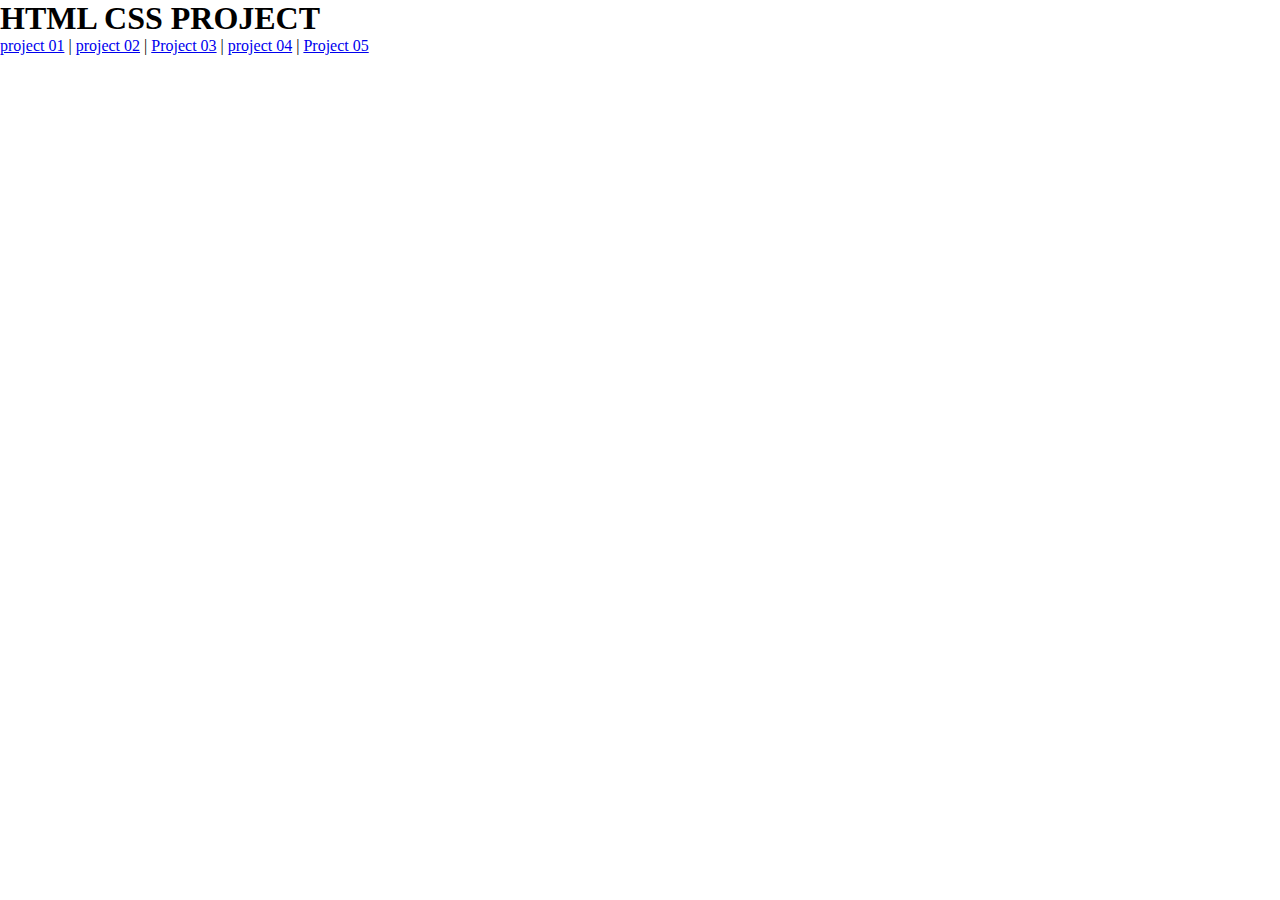
<file: index.html>
<!DOCTYPE html>
<html lang="en">

<head>
    <meta charset="UTF-8">
    <meta http-equiv="X-UA-Compatible" content="IE=edge">
    <meta name="viewport" content="width=device-width, initial-scale=1.0">
    <title>HTML CSS PROJECT</title>
    <link rel="stylesheet" href="css/project01.css">

</head>

<body>
    <h1>HTML CSS PROJECT</h1>
    <a href="project01.html">project 01</a> | <a href="project02.html">project 02</a> | <a href="project03.html">Project
        03</a> | <a href="project04.html">project 04</a> | <a href="project05.html">Project 05</a>

</body>

</html>
</file>
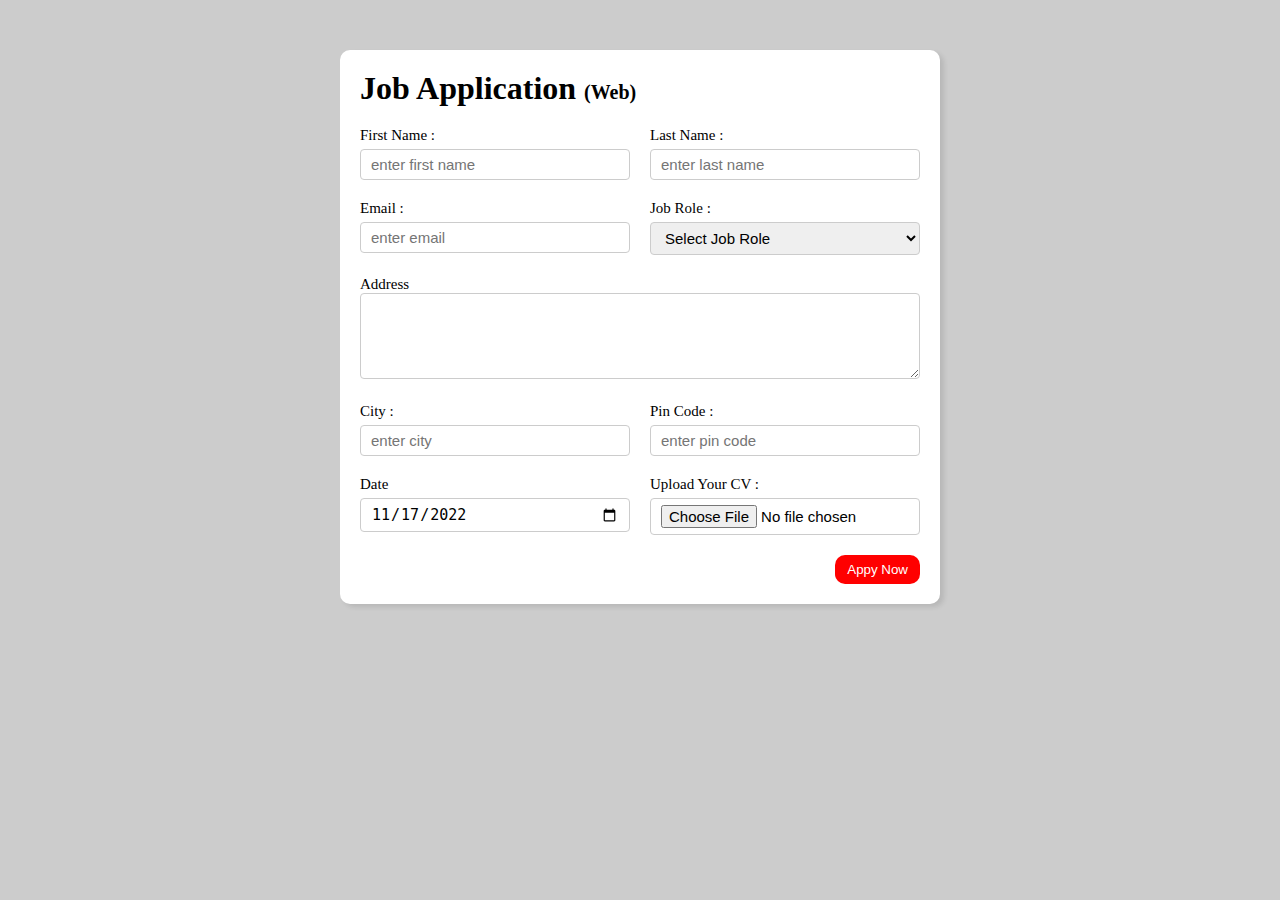
<file: project02.html>
<!DOCTYPE html>
<html lang="en">

<head>
    <meta charset="UTF-8">
    <meta http-equiv="X-UA-Compatible" content="IE=edge">
    <meta name="viewport" content="width=device-width, initial-scale=1.0">
    <title>PROJECT 02</title>
    <link rel="stylesheet" href="css/project02.css">
</head>

<body>

    <div class="container">

        <div class="apply-box">
            <h1>Job Application <span class="title">(Web)</span></h1>

            <form action="">
                <div class="form-container">
                    <div class="form-control">
                        <label for="first name">First Name : </label>
                        <input type="text" id="first name" placeholder="enter first name">
                    </div>

                    <div class="form-control">
                        <label for="last name">Last Name : </label>
                        <input type="text" id="last name" placeholder="enter last name">
                    </div>

                    <div class="form-control">
                        <label for="email">Email : </label>
                        <input type="email" id="email" placeholder="enter email">
                    </div>

                    <div class="form-control">
                        <label for="job role">Job Role : </label>
                        <select name="job role" id="job role">

                            <option value="">Select Job Role</option>
                            <option value="frontend">Frontend Developer</option>
                            <option value="backend">Backend Developer</option>
                            <option value="full stack">Full Stack Developer</option>
                            <option value="ui xi">Ui XI Designer</option>

                        </select>
                    </div>

                    <div class="text-area">
                        <label for="address">Address </label>
                        <textarea name="" id="" cols="50" rows="4" placeholder="enter address"> </textarea>
                    </div>

                    <div class="form-control">
                        <label for="city">City : </label>
                        <input type="text" id="city" placeholder="enter city">
                    </div>

                    <div class="form-control">
                        <label for="pin code">Pin Code : </label>
                        <input type="number" id="pin code" placeholder="enter pin code">
                    </div>

                    <div class="form-control">
                        <label for="date">Date </label>
                        <input type="date" value="2022-11-17" id="date">
                    </div>

                    <div class="form-control">
                        <label for="upload">Upload Your CV : </label>
                        <input type="file" id="upload">
                    </div>



                </div>

                <div class="btn">
                    <button type="submit">Appy Now</button>
                </div>

            </form>

        </div>
    </div>

</body>

</html>
</file>
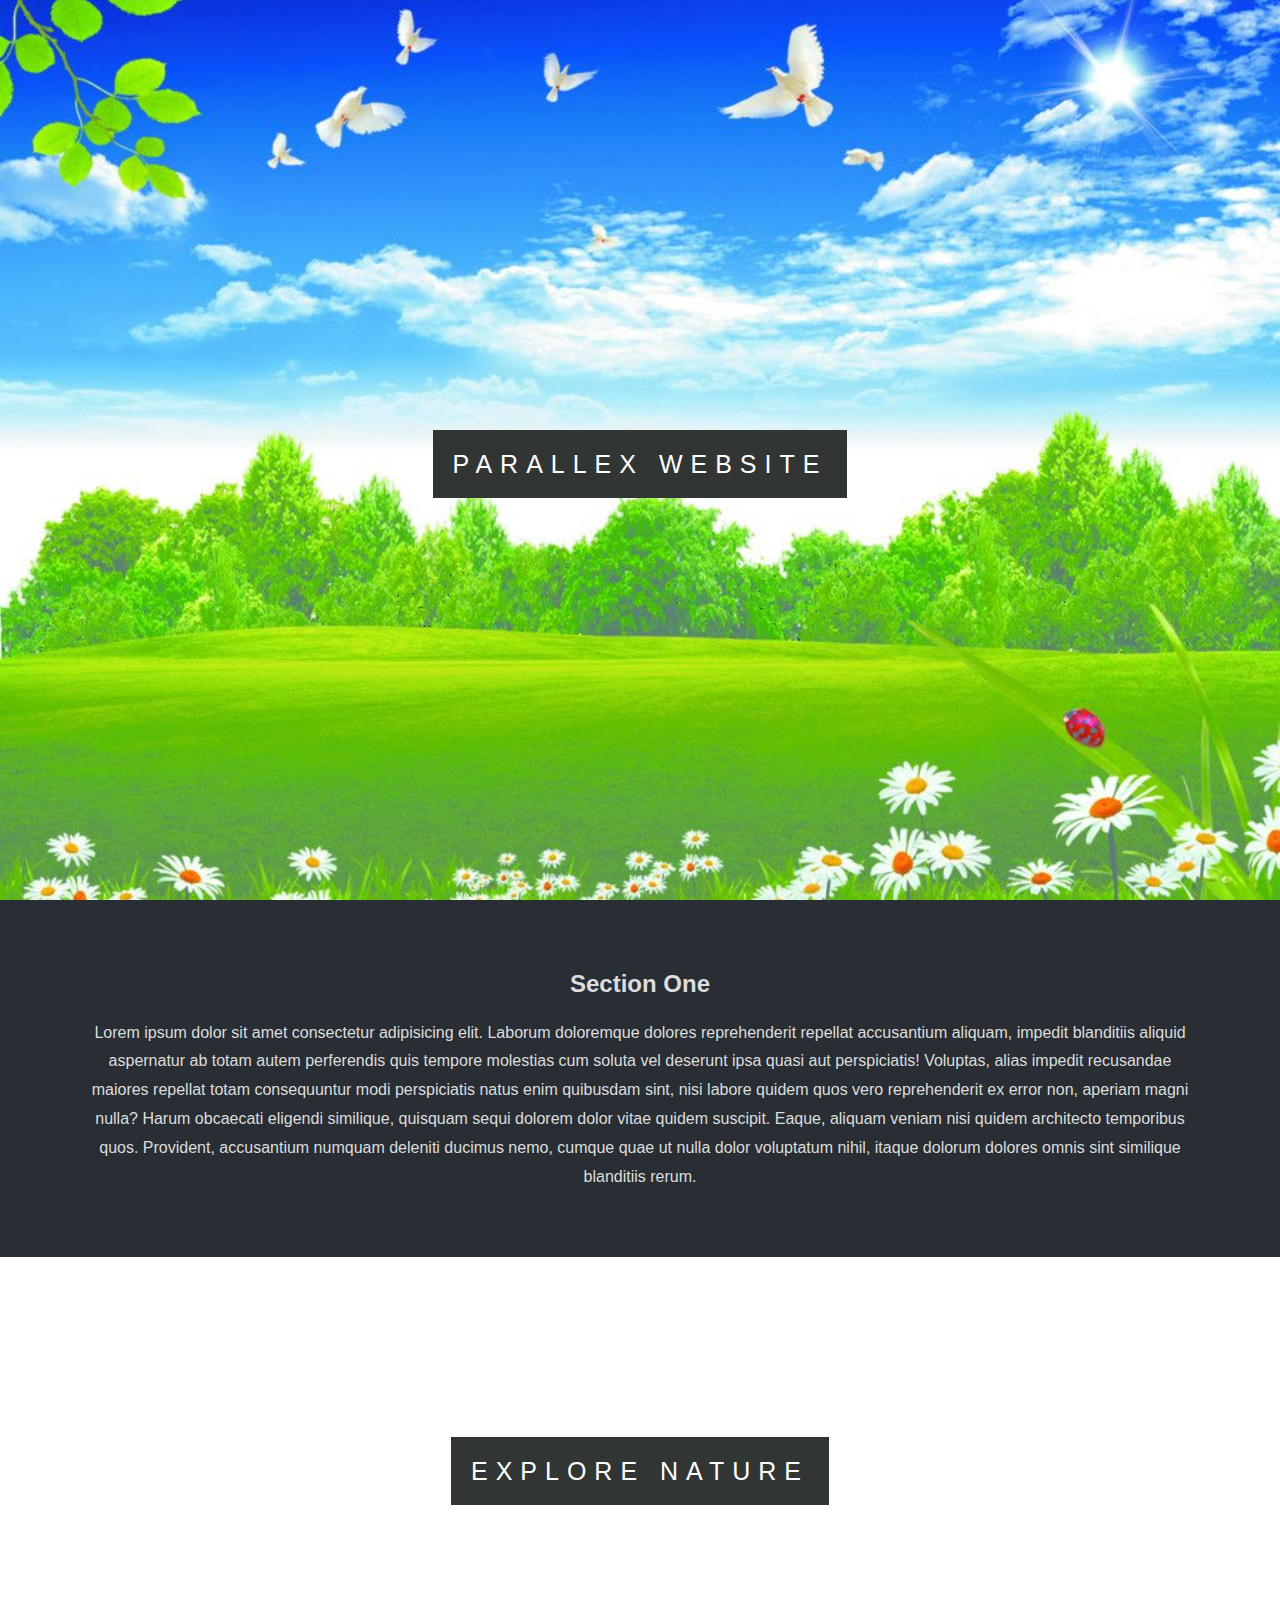
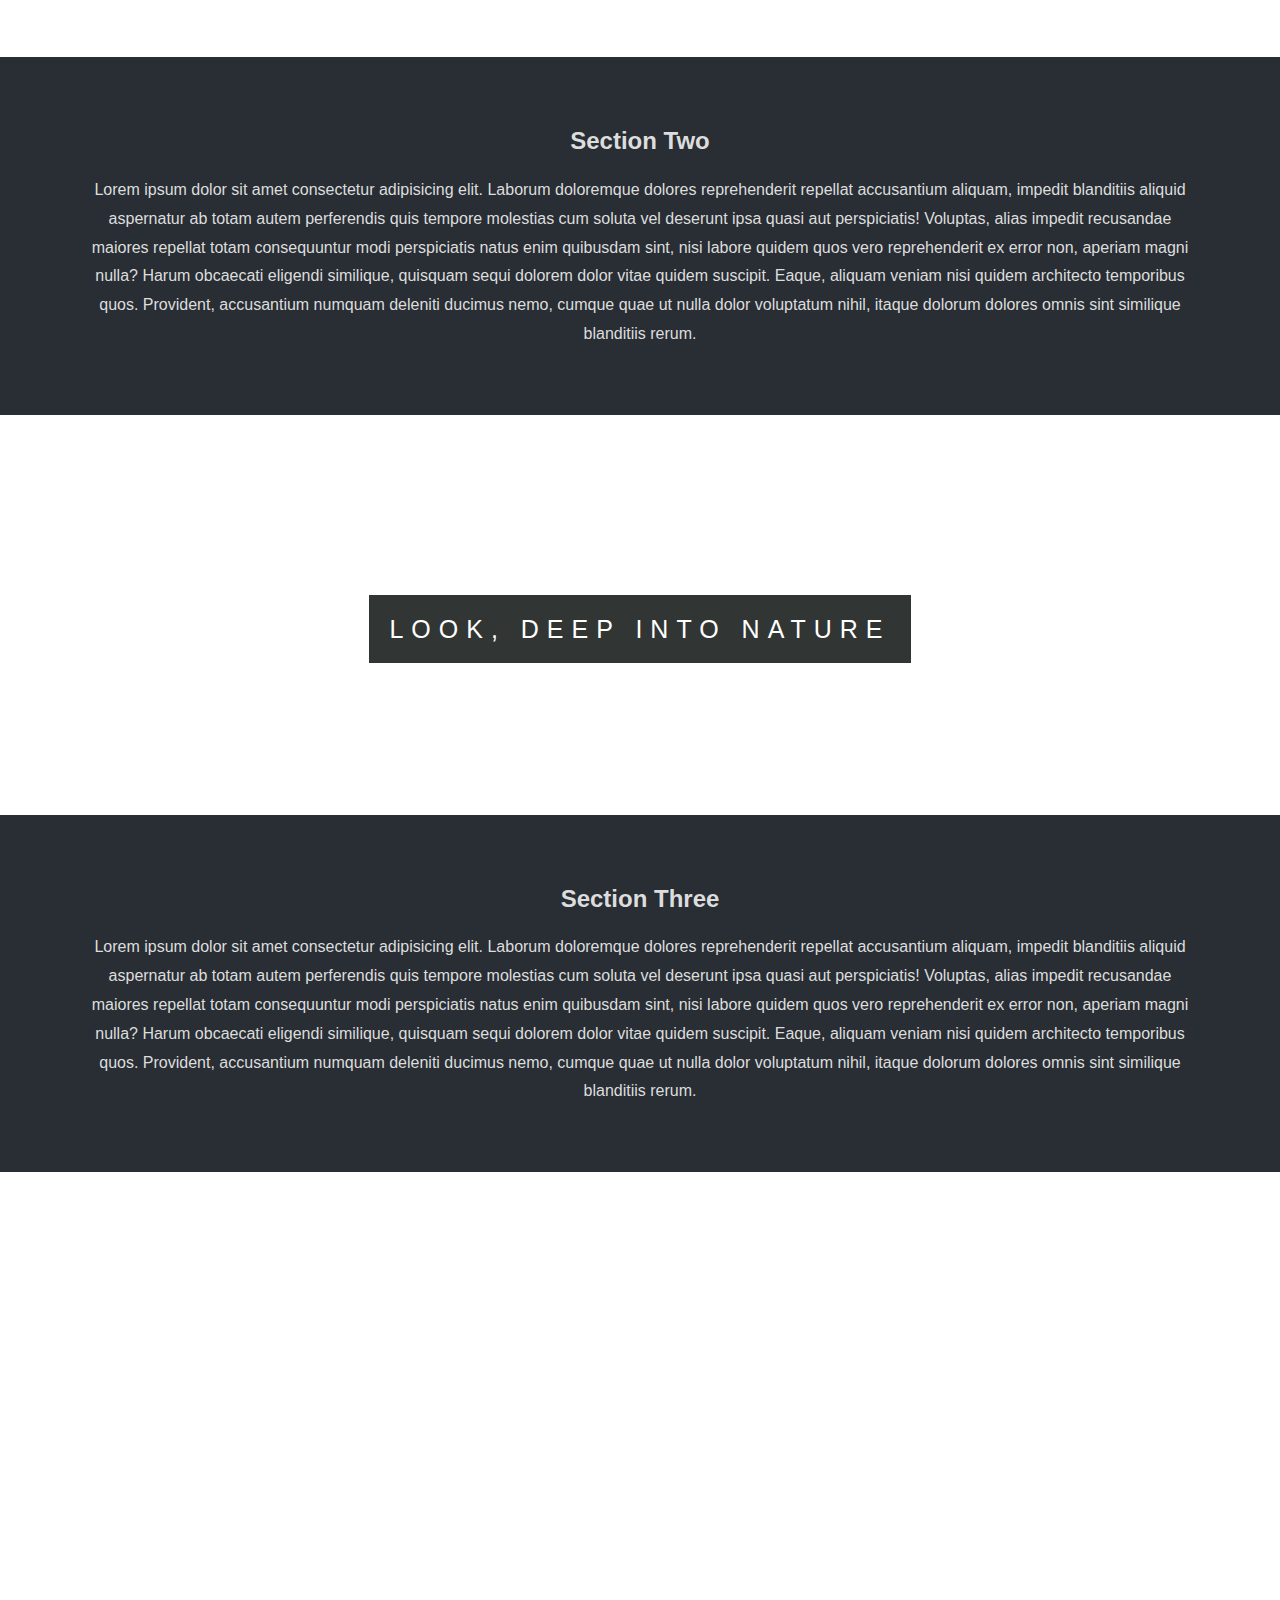
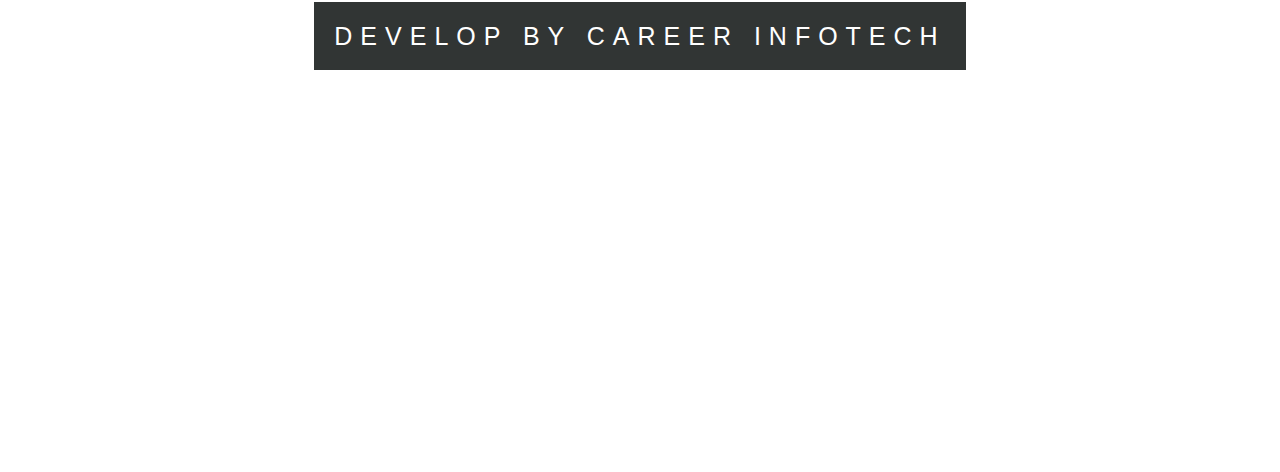
<file: project03.html>
<!DOCTYPE html>
<html lang="en">

<head>
    <meta charset="UTF-8">
    <meta http-equiv="X-UA-Compatible" content="IE=edge">
    <meta name="viewport" content="width=device-width, initial-scale=1.0">
    <title>Project 03</title>
    <link rel="stylesheet" href="css/project03.css">
</head>

<body>
    <section class="img1">
        <div class="ptext">
            <span class="text-bg">Parallex Website</span>
        </div>
    </section>

    <section class="section section-light">
        <h2>Section One</h2>
        <p>Lorem ipsum dolor sit amet consectetur adipisicing elit. Laborum doloremque dolores reprehenderit repellat
            accusantium aliquam, impedit blanditiis aliquid aspernatur ab totam autem perferendis quis tempore molestias
            cum soluta vel deserunt ipsa quasi aut perspiciatis! Voluptas, alias impedit recusandae maiores repellat
            totam consequuntur modi perspiciatis natus enim quibusdam sint, nisi labore quidem quos vero reprehenderit
            ex error non, aperiam magni nulla? Harum obcaecati eligendi similique, quisquam sequi dolorem dolor vitae
            quidem suscipit. Eaque, aliquam veniam nisi quidem architecto temporibus quos. Provident, accusantium
            numquam deleniti ducimus nemo, cumque quae ut nulla dolor voluptatum nihil, itaque dolorum dolores omnis
            sint similique blanditiis rerum.</p>

    </section>

    <section class="img2">
        <div class="ptext">
            <span class="text-bg">Explore Nature</span>
        </div>
    </section>

    <section class="section section-light">

        <h2>Section Two</h2>
        <p>Lorem ipsum dolor sit amet consectetur adipisicing elit. Laborum doloremque dolores reprehenderit repellat
            accusantium aliquam, impedit blanditiis aliquid aspernatur ab totam autem perferendis quis tempore molestias
            cum soluta vel deserunt ipsa quasi aut perspiciatis! Voluptas, alias impedit recusandae maiores repellat
            totam consequuntur modi perspiciatis natus enim quibusdam sint, nisi labore quidem quos vero reprehenderit
            ex error non, aperiam magni nulla? Harum obcaecati eligendi similique, quisquam sequi dolorem dolor vitae
            quidem suscipit. Eaque, aliquam veniam nisi quidem architecto temporibus quos. Provident, accusantium
            numquam deleniti ducimus nemo, cumque quae ut nulla dolor voluptatum nihil, itaque dolorum dolores omnis
            sint similique blanditiis rerum.</p>

    </section>


    <section class="img3">
        <div class="ptext">
            <span class="text-bg">LOOK, DEEP INTO NATURE</span>
        </div>
    </section>

    <section class="section section-light">
        <h2>Section Three</h2>
        <p>Lorem ipsum dolor sit amet consectetur adipisicing elit. Laborum doloremque dolores reprehenderit repellat
            accusantium aliquam, impedit blanditiis aliquid aspernatur ab totam autem perferendis quis tempore molestias
            cum soluta vel deserunt ipsa quasi aut perspiciatis! Voluptas, alias impedit recusandae maiores repellat
            totam consequuntur modi perspiciatis natus enim quibusdam sint, nisi labore quidem quos vero reprehenderit
            ex error non, aperiam magni nulla? Harum obcaecati eligendi similique, quisquam sequi dolorem dolor vitae
            quidem suscipit. Eaque, aliquam veniam nisi quidem architecto temporibus quos. Provident, accusantium
            numquam deleniti ducimus nemo, cumque quae ut nulla dolor voluptatum nihil, itaque dolorum dolores omnis
            sint similique blanditiis rerum.</p>

    </section>

    <section class="img1">
        <div class="ptext">
            <span class="text-bg">Develop By Career Infotech</span>
        </div>
    </section>




</body>

</html>
</file>
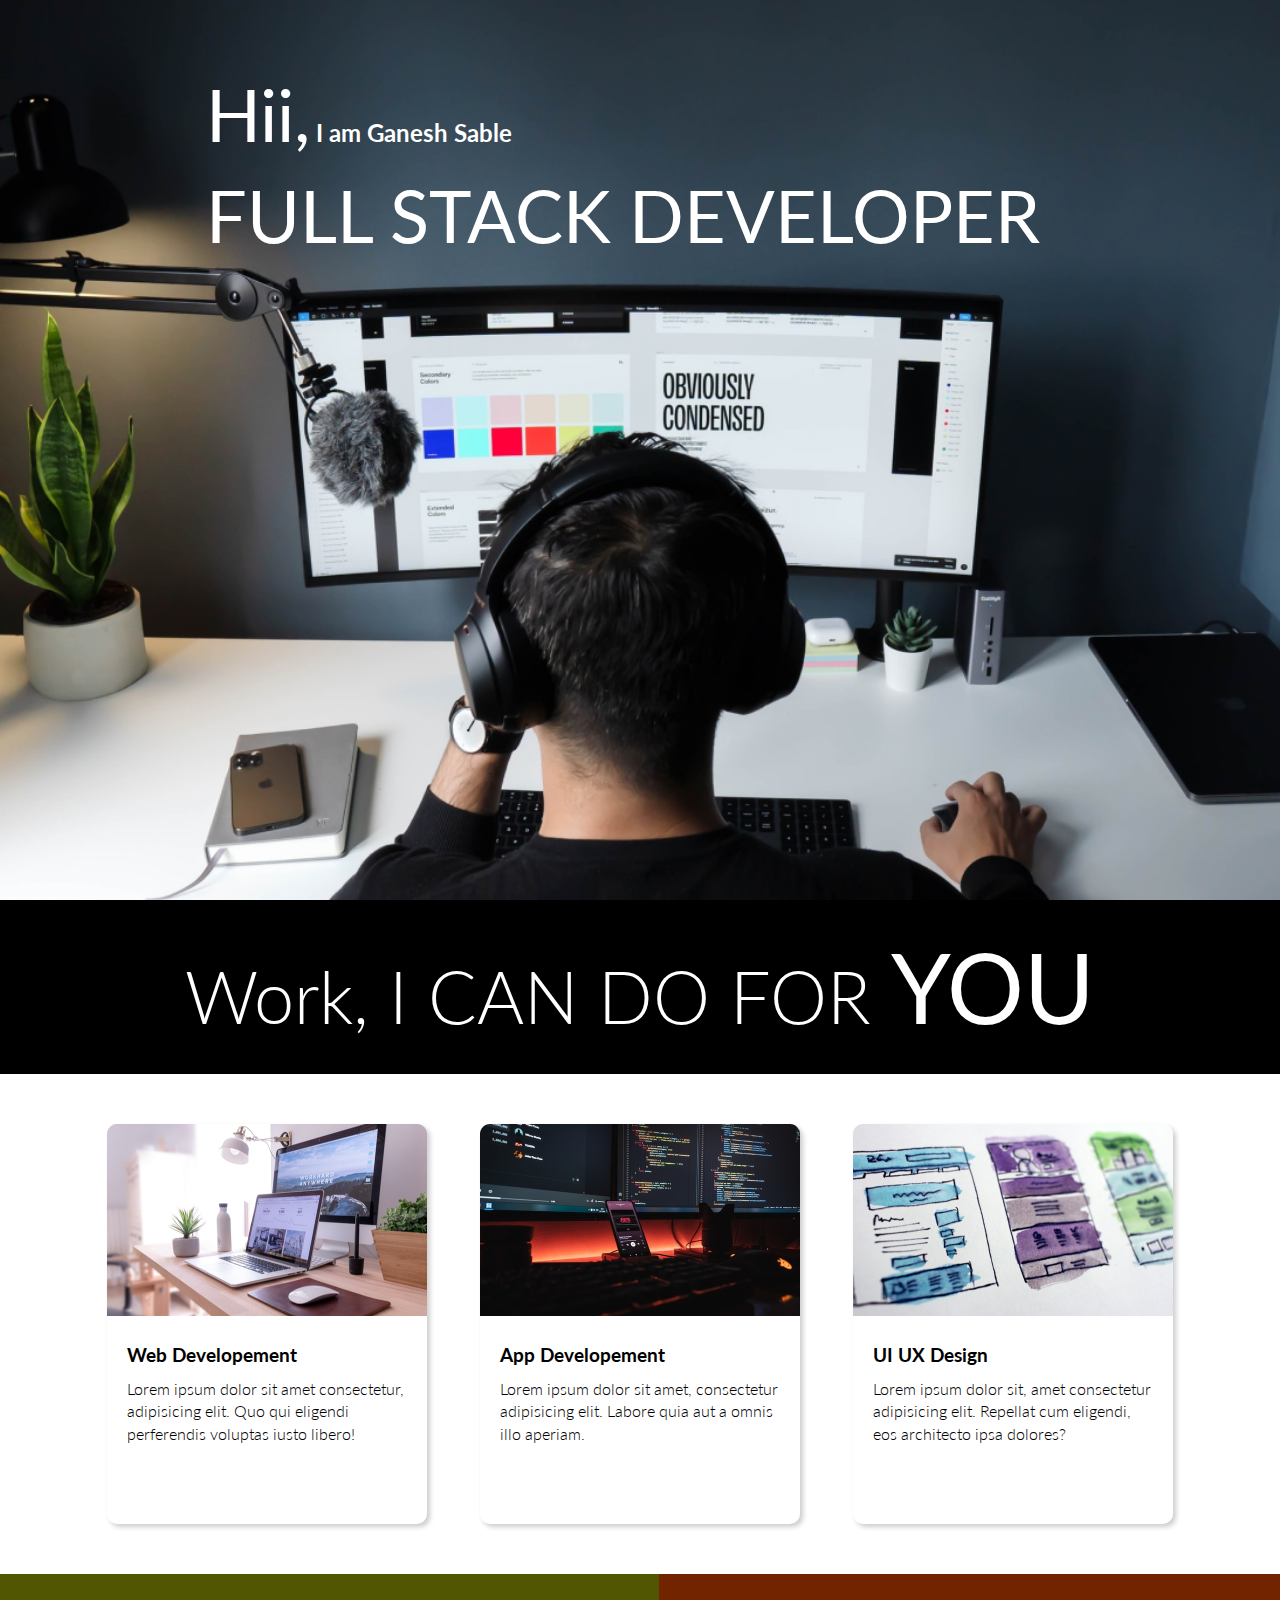
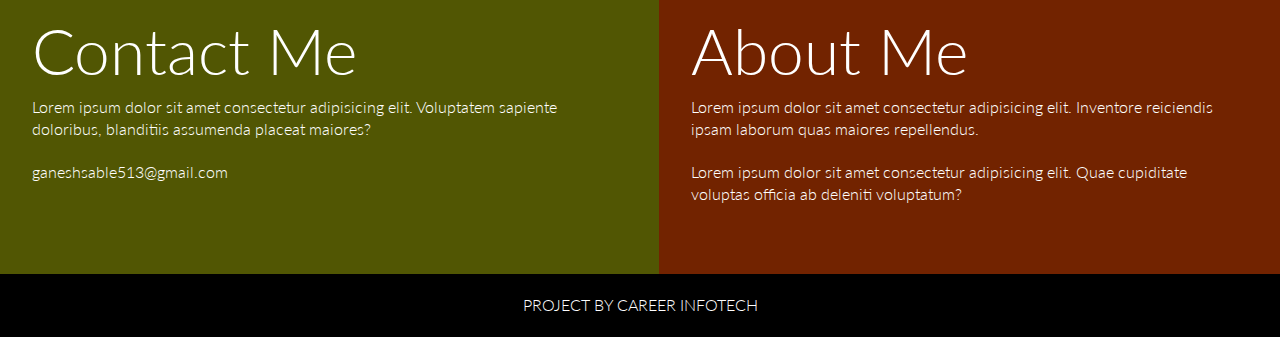
<file: project04.html>
<!DOCTYPE html>
<html lang="en">

<head>
    <meta charset="UTF-8">
    <meta http-equiv="X-UA-Compatible" content="IE=edge">
    <meta name="viewport" content="width=device-width, initial-scale=1.0">
    <title>Project no 04</title>
    <link rel="stylesheet" href="css/project04.css">
</head>

<body>

    <section class="hero-section">
        <div class="text-container">
            <h2> <span class="lg-text">Hii,</span> I am Ganesh Sable</h2>
            <h1 class="lg-text">FULL STACK DEVELOPER</h1>
        </div>

    </section>

    <section class="black-box">
        <h2>Work, I CAN DO FOR <span>YOU</span></h2>

    </section>

    <section class="work">
        <div class="grid-item">
            <div class="card">
                <div class="img-container">
                    <img src="img/web.png" alt="error">
                </div>

                <div class="card-content">
                    <h3>Web Developement</h3>
                    <p>Lorem ipsum dolor sit amet consectetur, adipisicing elit. Quo qui eligendi perferendis voluptas
                        iusto
                        libero!</p>
                </div>
            </div>
        </div>

        <div class="grid-item">
            <div class="card">
                <div class="img-container">
                    <img src="img/mobile.png" alt="error">
                </div>

                <div class="card-content">
                    <h3>App Developement</h3>
                    <p>Lorem ipsum dolor sit amet, consectetur adipisicing elit. Labore quia aut a omnis illo aperiam.
                    </p>
                </div>
            </div>

        </div>
        <div class="grid-item">
            <div class="card">
                <div class="img-container">
                    <img src="img/uiux.png" alt="error">
                </div>

                <div class="card-content">
                    <h3>UI UX Design</h3>
                    <p>Lorem ipsum dolor sit, amet consectetur adipisicing elit. Repellat cum eligendi, eos architecto
                        ipsa
                        dolores?</p>
                </div>
            </div>
        </div>
    </section>

    <section class="bottom-section">
        <div class="contact">
            <h2>Contact Me</h2>
            <p>Lorem ipsum dolor sit amet consectetur adipisicing elit. Voluptatem sapiente doloribus, blanditiis
                assumenda placeat maiores?</p>
            <p>ganeshsable513@gmail.com</p>
        </div>

        <div class="about">
            <h2>About Me</h2>
            <p>Lorem ipsum dolor sit amet consectetur adipisicing elit. Inventore reiciendis ipsam laborum quas maiores
                repellendus.</p>
            <p>Lorem ipsum dolor sit amet consectetur adipisicing elit. Quae cupiditate voluptas officia ab deleniti
                voluptatum?</p>

        </div>

    </section>

    <footer>
        Project By Career Infotech
    </footer>

</body>

</html>
</file>
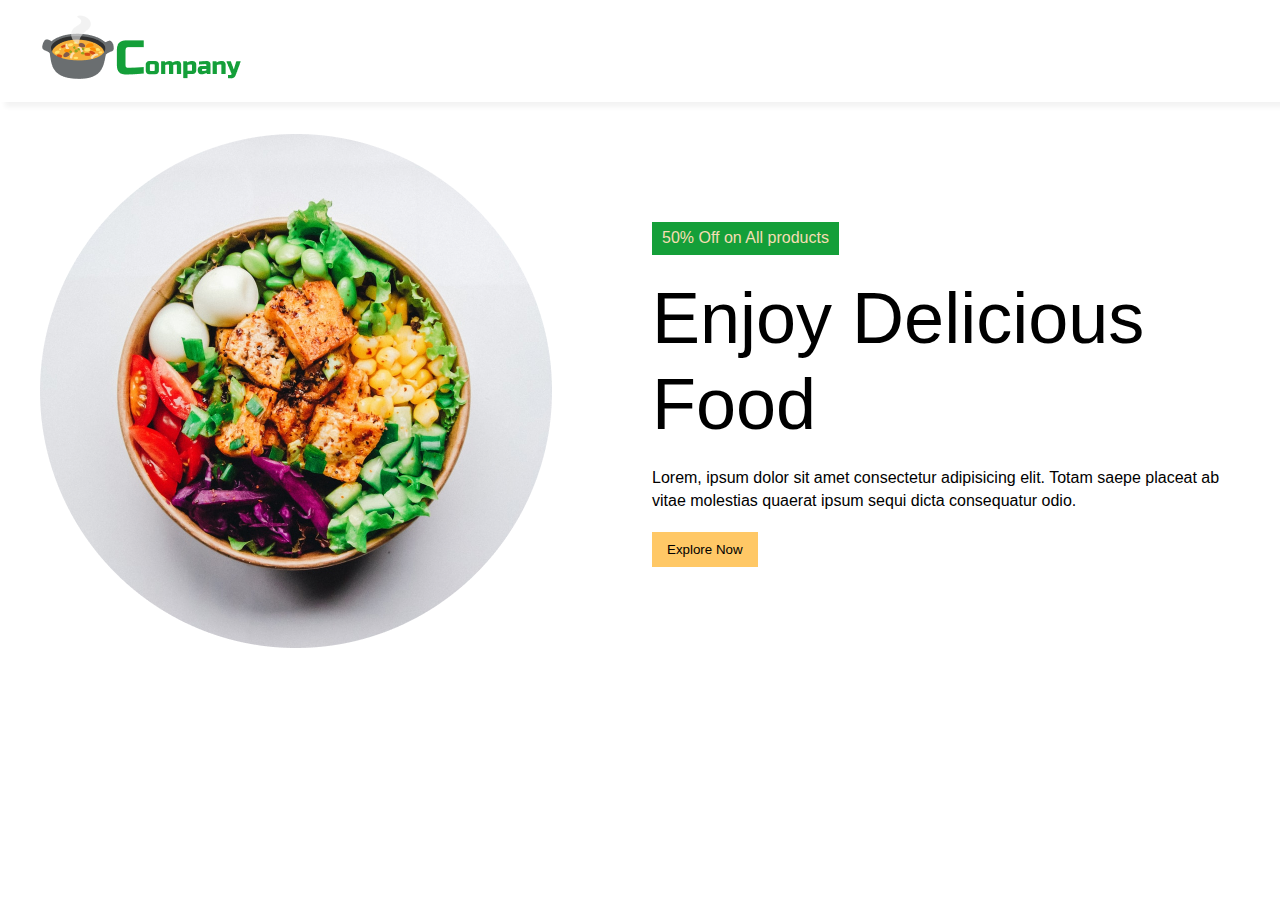
<file: project05.html>
<!DOCTYPE html>
<html lang="en">

<head>
    <meta charset="UTF-8">
    <meta http-equiv="X-UA-Compatible" content="IE=edge">
    <meta name="viewport" content="width=device-width, initial-scale=1.0">
    <title>Project 05</title>
    <link rel="stylesheet" href="css/project05.css">

    <link rel="stylesheet" href="https://cdnjs.cloudflare.com/ajax/libs/font-awesome/6.2.1/css/all.min.css"
        integrity="sha512-MV7K8+y+gLIBoVD59lQIYicR65iaqukzvf/nwasF0nqhPay5w/9lJmVM2hMDcnK1OnMGCdVK+iQrJ7lzPJQd1w=="
        crossorigin="anonymous" referrerpolicy="no-referrer" />
</head>

<body>

    <nav>
        <div class="navigation container">
            <div class="logo-container">
                <img src="/img/logo.png" alt="img loading">

            </div>

            <div class="bar-icon">
                <i class="fa-solid fa-bars"></i>
            </div>

        </div>
    </nav>

    <!-- hero section -->

    <div class="container">

        <div class="hero">
            <div class="hero-img">
                <img src="/img/hero_image.png" alt="hero img">
            </div>

            <div class="hero-content">
                <div class="tag">
                    50% Off on All products
                </div>

                <h1>Enjoy Delicious Food</h1>
                <p>Lorem, ipsum dolor sit amet consectetur adipisicing elit. Totam saepe placeat ab vitae molestias
                    quaerat ipsum sequi dicta consequatur odio.</p>

                <button class="explore-btn">
                    Explore Now
                </button>
            </div>
        </div>


    </div>



</body>

</html>
</file>
<file: css/project01.css>
* {
    margin: 0;
    padding: 0;
    box-sizing: border-box;
}

.container {
    background-color: #E5E5FD;
    min-height: 100vh;
    border: 10px solid #1D1D4C;

}

.content {
    max-width: 900px;
    margin: 0 auto;
}

.top-section {
    margin-top: 100px;
    display: flex;
    justify-content: space-between;
    align-items: flex-end;
}

.top-section h1 {
    font-size: 50px;
    font-weight: bold;
    color: #1d1e4c;
    text-transform: uppercase;
}

.top-section h4 {
    text-align: end;
    font-size: 30px;
}

.img-container {
    border-radius: 50%;
    overflow: hidden;
}

.img-container,
img {
    width: 300px;
    height: 320px;
}

.about-section {
    margin-top: 50px;
}

.about-section h2 {
    font-size: 70px;
    font-weight: 400;
    margin-bottom: 20px;
}

.about-section p {
    font-size: 20px;
    line-height: 30px;
    letter-spacing: 1.2px;
    text-align: justify;
}

.bio-section {
    margin-top: 20px;
    margin: 50px 0;
}

.bio-section h3 {
    margin-bottom: 20px;
}

.bio-section ul {
    margin-left: 50px;
}

.bio-section li {
    margin-bottom: 15px;
}

footer {
    margin: 50px 0;

}

footer p {
    text-align: end;
}
</file>
<file: css/project02.css>
* {
    margin: 0;
    padding: 0;
    box-sizing: border-box;
}

body {
    background-color: #ccc;
}

.container {
    max-width: 900px;
    margin: 0 auto;
}

.apply-box {
    max-width: 600px;
    padding: 20px;
    background-color: white;
    margin: 0 auto;
    margin-top: 50px;
    box-shadow: 4px 3px 5px rgba(1, 1, 1, 0.1);
    border-radius: 10px;
}

.title {
    font-size: 20px;
}

.form-container {
    margin-top: 20px;
    display: grid;
    grid-template-columns: repeat(auto-fit, minmax(200px, 1fr));
    gap: 20px;

}

.form-control {
    display: flex;
    flex-direction: column;
}

label {
    font-size: 15px;
    margin-bottom: 5px;
}

input,
select,
textarea {
    padding: 6px 10px;
    border: 1px solid #ccc;
    border-radius: 4px;
    font-size: 15px;
}

input:focus {
    outline-color: red;
}

.btn {
    display: flex;
    justify-content: end;
    margin-top: 20px;
}

button {
    background-color: red;
    border: transparent solid 2px;
    padding: 5px 10px;
    color: white;
    border-radius: 10px;
    transition: 0.3s ease-in;
}

button:hover {
    background-color: gray;
    border: 2px solid red;
    color: black;
    transition: 0.3s ease-out;
    cursor: pointer;
}

.text-area {
    grid-column: 1/span 2;
}

.text-area textarea {
    width: 100%;
}
</file>
<file: css/project03.css>
html,
body {
    height: 100%;
    margin: 0;
    font-size: 16px;
    font-family: "Lato", sans-serif;
    font-weight: 400;
    line-height: 1.8em;
    color: #666;
}

.img1 {
    background-image: url(/img/nature\ img1.jpg);
    min-height: 100%;
}

.img2 {
    background-image: url(/img/nature\ img2.webp);
    min-height: 400px;
}

.img3 {
    background-image: url(/img/nature\ img3.webp);
    min-height: 400px;
}

.img1,
.img2,
.img3 {
    position: relative;
    background-position: center;
    background-size: cover;
    background-repeat: no-repeat;
    background-attachment: fixed;
}

.ptext {
    position: absolute;
    top: 50%;
    width: 100%;
    text-align: center;
    color: black;
    font-size: 25px;
    letter-spacing: 8px;
    text-transform: uppercase;
}

.text-bg {
    background-color: #313534;
    color: white;
    padding: 20px;
}

.section {
    padding: 50px 80px;
    text-align: center;

}

.section-light {
    background-color: #282e34;
    color: #ddd;
}
</file>
<file: css/project04.css>
@import url('https://fonts.googleapis.com/css2?family=Cedarville+Cursive&family=Lato:wght@400;700&family=Nunito:wght@200;300;400;600;700&family=Open+Sans:wght@400;700&display=swap');

* {
    margin: 0;
    padding: 0;
    box-sizing: border-box;
}

html,
body {
    line-height: 1.4;
    font-weight: 300;
    font-family: 'Lato', sans-serif;
}

.hero-section {
    background-image: url(/img/developer.png);
    min-height: 100vh;
    background-position: center;
    background-size: cover;
    background-repeat: no-repeat;
}

.text-container {
    color: white;
    max-width: 900px;
    margin: 0 auto;
    padding-top: 64px;
    padding-left: 16px;
}

.lg-text {
    font-size: 72px;
    font-weight: 400;
}

.black-box {
    background-color: #000;
    padding: 20px;

}

.black-box h2 {

    font-size: 72px;
    color: white;
    text-align: center;
    font-weight: 300;

}

.black-box h2 span {
    font-weight: 400;
    font-size: 96px;
}

.work {
    display: grid;
    grid-template-columns: repeat(auto-fit, minmax(320px, 1fr));
    gap: 20px;

    max-width: 1100px;
    margin: 50px auto;
}

.card {
    max-width: 320px;
    height: 400px;
    border-radius: 10px;
    box-shadow: 3px 3px 5px rgba(1, 1, 1, 0.2);
    transition: 0.2s ease-in-out;

}

.grid-item {
    display: flex;
    justify-content: center;
    align-items: center;
}

.card-content {
    padding: 20px;
}

.card-content h3 {
    margin-bottom: 10px;
}

.card:hover {
    transform: scale(1.04);
    box-shadow: 3px 3px 5px rgba(1, 1, 1, 0.3);
    transition: 0.2s ease-in-out;
}

.bottom-section {
    display: flex;
}

.contact {
    background-color: #515603;
}

.about {
    background-color: #722300;
}

.contact,
.about {
    min-height: 300px;
    padding: 32px;
    color: white;
}

.contact p,
.about p {
    margin-bottom: 20px;
}

.contact h2,
.about h2 {
    font-size: 64px;
    font-weight: 300;
}

footer {
    text-align: center;
    text-transform: uppercase;
    background-color: #000;
    padding: 20px;
    color: white;
}

@media (max-width:786px) {
    .hero-section {
        min-height: 50vh;
    }

    .text-container {
        padding: 10px 0;
        text-align: center;
    }

    .lg-text {
        font-size: 32px;
    }

    .black-box h2 {
        font-size: 24px;
    }

    .black-box h2 span {
        font-weight: 400;
        font-size: 32px;
    }

    .bottom-section {
        flex-direction: column;
    }

    h1 {
        font-size: 32px;
    }

    .about h2,
    .contact h2 {
        font-size: 32px;
    }
}
</file>
<file: css/project05.css>
@import url('https://fonts.googleapis.com/css2?family=Cedarville+Cursive&family=Lato:wght@400;700&family=Nunito:wght@200;300;400;600;700&family=Open+Sans:wght@400;700&display=swap');

* {
    margin: 0;
    padding: 0;
    box-sizing: border-box;
}

html,
body {
    line-height: 1.4;
    font-weight: 300;
    font-family: 'Roboto', sans-serif;
}

/* nav bar */
nav {
    box-shadow: 5px 5px 5px rgba(1, 1, 1, 0.05);
    position: static;
    top: 0;
    margin-bottom: 32px;
    background: white;
    padding: 10px;
}


.navigation {
    display: flex;
    justify-content: space-between;
    align-items: center;
}

.container {
    max-width: 1200px;
    margin: 0 auto;
}

.bar-icon {
    font-size: 32px;
}

/* hero section */

.hero {
    display: flex;
    gap: 100px;
    justify-content: center;
    align-items: center;
}

.hero-content {
    display: flex;
    flex-direction: column;
    gap: 20px;
}

.tag {
    background-color: #149f39;
    padding: 5px 10px;
    color: wheat;
    align-self: flex-start;
}

.hero-content h1 {
    font-size: 72px;
    line-height: 1.2;
    font-weight: 400;
}

button {
    padding: 10px 15px;
    border: none;
    transition: 0.2s ease-in-out;
}

button:hover {
    opacity: 0.8;
    transition: 0.2s ease-in-out;
}

.explore-btn {
    background-color: #ffc866;
    align-self: flex-start;
}

@media(max-width:786px) {
    .hero {
        flex-direction: column;
    }

    .hero-img {
        display: flex;
        justify-content: center;
    }

    .hero-img img {
        width: 80%;
    }

    .hero-content {
        gap: 10px;
        padding: 10px;
    }

    .hero-content h1 {
        font-size: 32px;

    }
}
</file>
